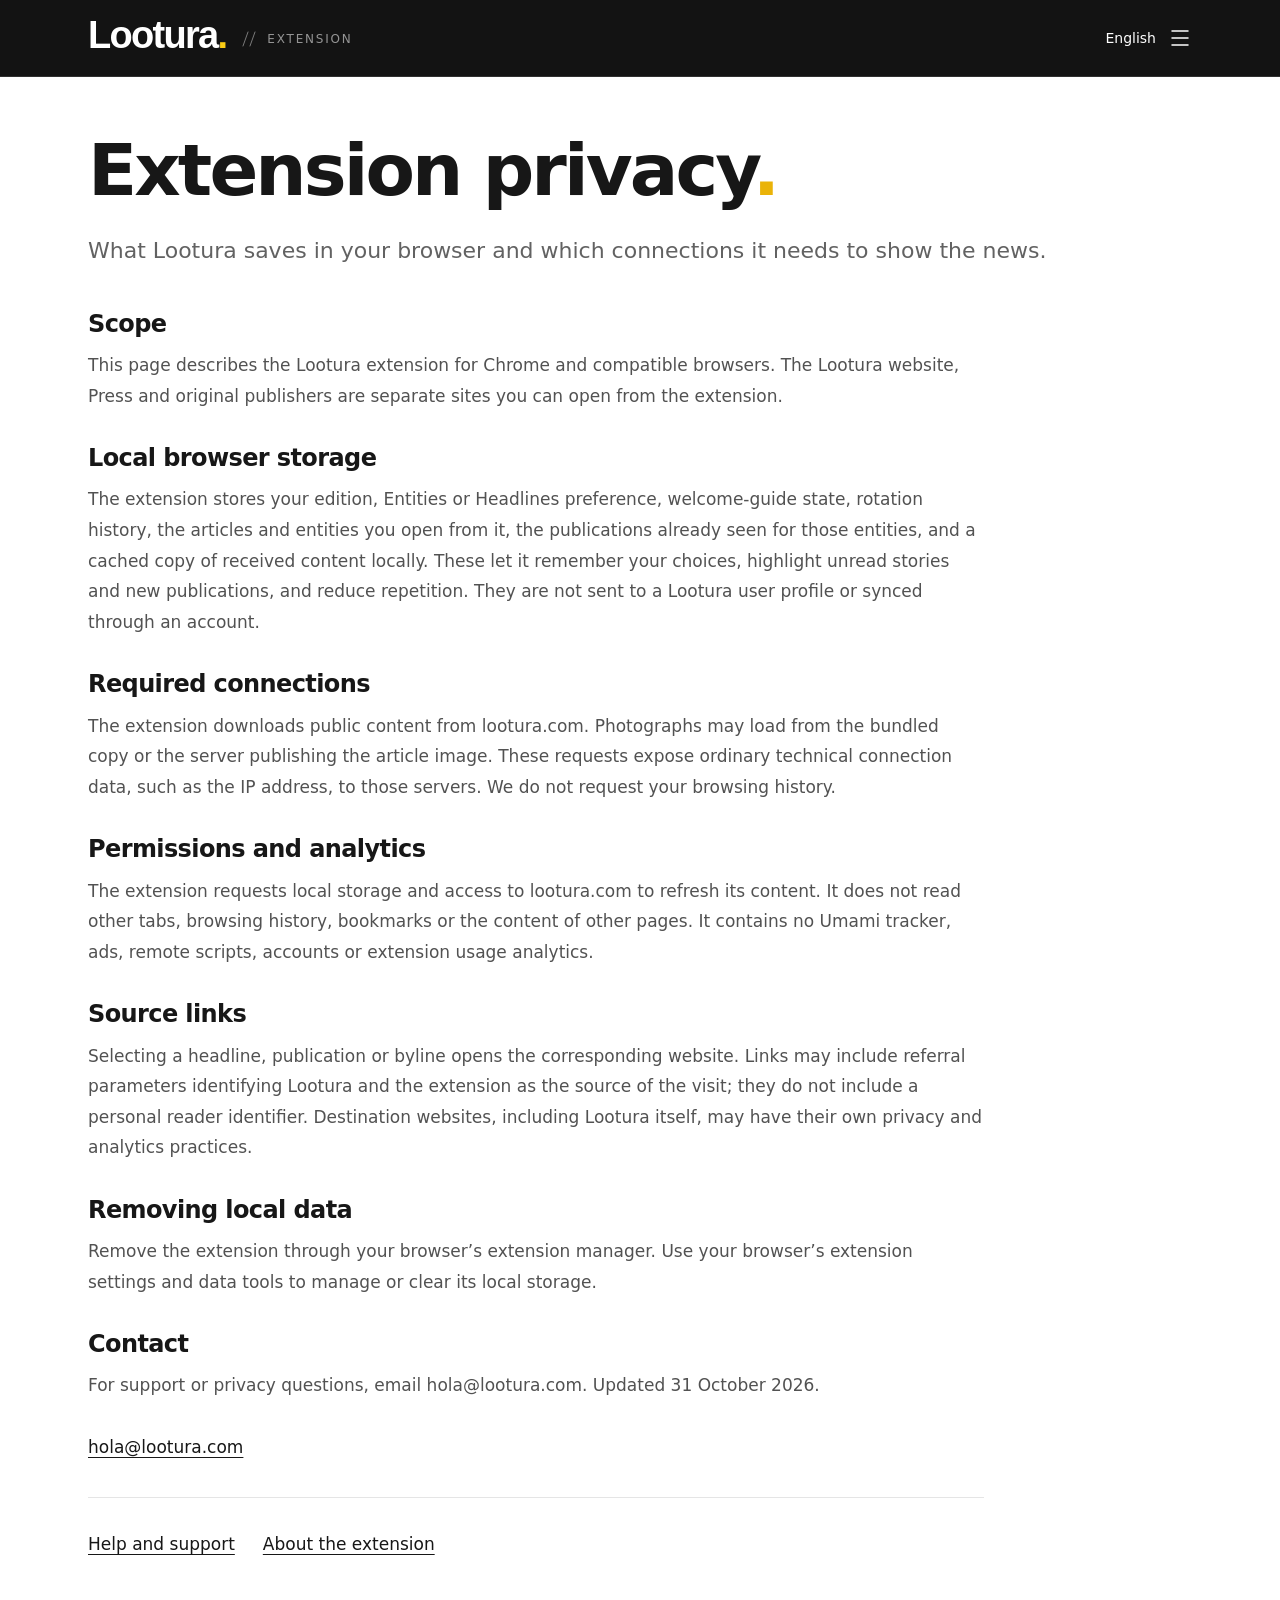
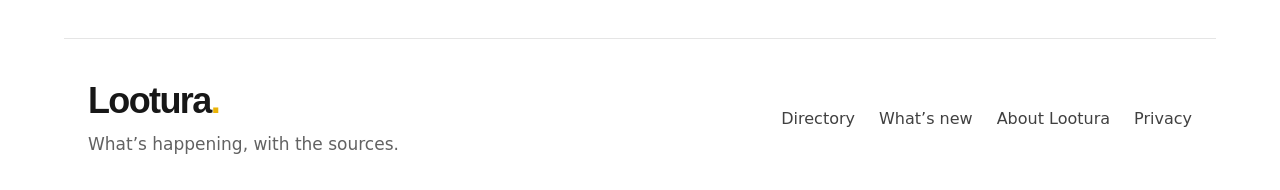
<file: en/privacy/index.html>
<!DOCTYPE html><html lang="en"> <head><meta charset="utf-8"><link rel="icon" href="/favicon.ico?v=4" sizes="any"><link rel="icon" type="image/png" sizes="48x48" href="/favicon-48.png?v=4"><link rel="icon" type="image/svg+xml" sizes="any" href="/favicon.svg?v=4"><link rel="apple-touch-icon" sizes="180x180" href="/apple-touch-icon.png"><meta name="viewport" content="width=device-width, initial-scale=1, viewport-fit=cover"><meta name="theme-color" content="#0a0a0a"><title>Extension privacy | Lootura</title><meta name="description" content="What Lootura saves in your browser and which connections it needs to show the news."><meta name="robots" content="index,follow,max-image-preview:large"><link rel="canonical" href="https://extension.lootura.com/en/privacy/"><link rel="alternate" hreflang="es" href="https://extension.lootura.com/es/privacy/"><link rel="alternate" hreflang="en" href="https://extension.lootura.com/en/privacy/"><link rel="alternate" hreflang="x-default" href="https://extension.lootura.com/en/privacy/"><meta property="og:site_name" content="Lootura Extension"><meta property="og:type" content="website"><meta property="og:title" content="Extension privacy | Lootura"><meta property="og:description" content="What Lootura saves in your browser and which connections it needs to show the news."><meta property="og:url" content="https://extension.lootura.com/en/privacy/"><meta property="og:image" content="https://extension.lootura.com/social-card.png"><meta property="og:locale" content="en_US"><meta property="og:image:width" content="1200"><meta property="og:image:height" content="630"><meta property="og:image:alt" content="Lootura"><meta name="twitter:card" content="summary_large_image"><meta name="twitter:title" content="Extension privacy | Lootura"><meta name="twitter:description" content="What Lootura saves in your browser and which connections it needs to show the news."><meta name="twitter:image" content="https://extension.lootura.com/social-card.png"><meta name="twitter:image:alt" content="Lootura"><script type="application/ld+json">{"@context":"https://schema.org","@graph":[{"@type":"WebSite","@id":"https://extension.lootura.com/#website","url":"https://extension.lootura.com/","name":"Lootura Extension","inLanguage":["es","en"]},{"@type":"WebPage","@id":"https://extension.lootura.com/en/privacy/#webpage","url":"https://extension.lootura.com/en/privacy/","name":"Extension privacy | Lootura","description":"What Lootura saves in your browser and which connections it needs to show the news.","inLanguage":"en","isPartOf":{"@id":"https://extension.lootura.com/#website"}}]}</script><link rel="sitemap" type="application/xml" href="/sitemap.xml"><script>(function(){const locale = "en";
const section = "privacy";
const base = "/";

 const requestedLanguage=new URLSearchParams(location.search).get('lang');
 let savedLanguage;
 try{
  if(['es','en'].includes(requestedLanguage))localStorage.setItem('lootura.extension.language',requestedLanguage);
  savedLanguage=localStorage.getItem('lootura.extension.language');
 }catch{}
 const browserLanguage=(navigator.languages?.length?navigator.languages:[navigator.language]).some(language=>/^es(-|$)/i.test(language));
 const preferredLanguage=['es','en'].includes(requestedLanguage)?requestedLanguage:['es','en'].includes(savedLanguage)?savedLanguage:browserLanguage?'es':'en';
 if(preferredLanguage!==locale||location.pathname===base){
  const destination=new URL(`${base}${preferredLanguage}/${section==='home'?'':section+'/'}`,location.href);
  destination.search=location.search;destination.hash=location.hash;
  location.replace(destination.href);
 }
})();</script><style>.collection[data-astro-cid-n53wfoke]{max-width:1152px;padding:calc(var(--lootura-header-height,80px) + 56px) 24px 24px;margin:auto}.collection[data-astro-cid-n53wfoke]>header[data-astro-cid-n53wfoke]{margin-bottom:40px}.collection[data-astro-cid-n53wfoke] h1[data-astro-cid-n53wfoke]{letter-spacing:-.04em;font-size:clamp(40px,6vw,72px);font-weight:600;line-height:1.05}.collection[data-astro-cid-n53wfoke] h1[data-astro-cid-n53wfoke]>span[data-astro-cid-n53wfoke]{color:#eab308}.collection[data-astro-cid-n53wfoke]>header[data-astro-cid-n53wfoke] p[data-astro-cid-n53wfoke]{color:#626262;margin-top:24px;font-size:clamp(18px,2vw,22px);line-height:1.65}@media (width<=639px){.collection[data-astro-cid-n53wfoke]{padding-left:20px;padding-right:20px;padding-top:calc(var(--lootura-header-height,80px) + 32px)}}.help-content[data-astro-cid-jvt6ft6v]{color:#525252;max-width:896px;font-size:17px;line-height:1.8}.help-content[data-astro-cid-jvt6ft6v] section[data-astro-cid-jvt6ft6v]+section[data-astro-cid-jvt6ft6v]{margin-top:32px}.help-content[data-astro-cid-jvt6ft6v] h2[data-astro-cid-jvt6ft6v]{color:#171717;letter-spacing:-.025em;margin:0 0 10px;font-size:24px;font-weight:600;line-height:1.3}.help-content[data-astro-cid-jvt6ft6v] p[data-astro-cid-jvt6ft6v]{margin:0}.help-content[data-astro-cid-jvt6ft6v] a[data-astro-cid-jvt6ft6v]{text-underline-offset:4px;color:#171717;text-decoration:underline}.contact[data-astro-cid-jvt6ft6v]{align-items:center;min-height:44px;margin-top:24px;display:inline-flex}.help-content[data-astro-cid-jvt6ft6v] nav[data-astro-cid-jvt6ft6v]{border-top:1px solid #e5e5e5;flex-wrap:wrap;gap:12px 28px;margin-top:28px;padding-top:24px;display:flex}.help-content[data-astro-cid-jvt6ft6v] nav[data-astro-cid-jvt6ft6v] a[data-astro-cid-jvt6ft6v]{align-items:center;min-height:44px;display:inline-flex}
</style><link rel="stylesheet" href="/_astro/Footer.M6bx3MoQ.css"></head> <body> <header class="masthead solid" data-documentation-header data-astro-cid-nen7h5rs> <div class="header-inner" data-astro-cid-nen7h5rs> <a class="brand" href="/en/" aria-label="Lootura Extension" data-astro-cid-nen7h5rs><span class="brand-name" data-astro-cid-nen7h5rs>Lootura<span class="brand-dot" aria-hidden="true" data-astro-cid-nen7h5rs>.</span></span><span class="brand-section" data-astro-cid-nen7h5rs><svg class="brand-divider" width="16" height="18" viewBox="0 0 16 18" fill="none" stroke="currentColor" stroke-width="0.8" stroke-linecap="round" aria-hidden="true" data-astro-cid-nen7h5rs><path d="M2 16 7 2m2 14 5-14" data-astro-cid-nen7h5rs></path></svg><span data-astro-cid-nen7h5rs>EXTENSION</span></span></a> <button class="menu-trigger" aria-label="Open menu · English" aria-controls="documentation-menu" aria-expanded="false" aria-haspopup="dialog" data-menu-open data-astro-cid-nen7h5rs><span data-astro-cid-nen7h5rs>English</span><svg xmlns="http://www.w3.org/2000/svg" width="24" height="24" viewBox="0 0 24 24" fill="none" stroke="currentColor" stroke-width="1.5" stroke-linecap="round" stroke-linejoin="round" class="lucide lucide-menu" aria-hidden="true" data-astro-cid-nen7h5rs="true"> <path d="M4 5h16"></path><path d="M4 12h16"></path><path d="M4 19h16"></path>  </svg></button> <noscript><nav class="menu-fallback" data-astro-cid-nen7h5rs><a href="/es/privacy/?lang=es" lang="es" data-astro-cid-nen7h5rs>Español</a><a href="/en/privacy/?lang=en" lang="en" data-astro-cid-nen7h5rs>English</a><a href="/en/support/" data-astro-cid-nen7h5rs>Help</a><a href="/en/privacy/" data-astro-cid-nen7h5rs>Privacy</a></nav></noscript> </div> </header> <dialog id="documentation-menu" class="sidebar" aria-labelledby="menu-title" data-astro-cid-nen7h5rs> <div class="sidebar-heading" data-astro-cid-nen7h5rs><h2 id="menu-title" data-astro-cid-nen7h5rs>Explore</h2><button class="menu-close" aria-label="Close menu" data-menu-close data-astro-cid-nen7h5rs><svg xmlns="http://www.w3.org/2000/svg" width="24" height="24" viewBox="0 0 24 24" fill="none" stroke="currentColor" stroke-width="1.5" stroke-linecap="round" stroke-linejoin="round" class="lucide lucide-x" aria-hidden="true" data-astro-cid-nen7h5rs="true"> <path d="M18 6 6 18"></path><path d="m6 6 12 12"></path>  </svg></button></div> <section class="sidebar-language" aria-labelledby="language-title" data-astro-cid-nen7h5rs><h3 id="language-title" data-astro-cid-nen7h5rs>Language</h3><nav class="extension-language" aria-label="Page language" data-extension-language data-astro-cid-ejhwj6wf> <a href="/es/privacy/?lang=es" lang="es" hreflang="es" aria-label="Español" title="Español" data-astro-cid-ejhwj6wf><span class="language-dot" aria-hidden="true" data-astro-cid-ejhwj6wf></span><span data-astro-cid-ejhwj6wf>Español</span></a><a href="/en/privacy/?lang=en" lang="en" hreflang="en" aria-label="English" title="English" aria-current="page" data-astro-cid-ejhwj6wf><span class="language-dot" aria-hidden="true" data-astro-cid-ejhwj6wf></span><span data-astro-cid-ejhwj6wf>English</span></a> </nav><script type="module">for(let e of document.querySelectorAll(`[data-extension-language]`)){let t=()=>{for(let t of e.querySelectorAll(`a`))t.hash=location.hash};t(),window.addEventListener(`hashchange`,t);for(let t of e.querySelectorAll(`a`))t.addEventListener(`click`,()=>{try{localStorage.setItem(`lootura.extension.language`,t.lang)}catch{}})}</script></section> <nav class="sidebar-links" aria-label="Information" data-astro-cid-nen7h5rs> <a href="/en/support/" data-astro-cid-nen7h5rs><svg xmlns="http://www.w3.org/2000/svg" width="22" height="22" viewBox="0 0 24 24" fill="none" stroke="currentColor" stroke-width="1.5" stroke-linecap="round" stroke-linejoin="round" class="lucide lucide-circle-question-mark lucide-help-circle lucide-circle-help" aria-hidden="true" data-astro-cid-nen7h5rs="true"> <circle cx="12" cy="12" r="10"></circle><path d="M9.09 9a3 3 0 0 1 5.83 1c0 2-3 3-3 3"></path><path d="M12 17h.01"></path>  </svg>Help</a> <a href="/en/privacy/" aria-current="page" data-astro-cid-nen7h5rs><svg xmlns="http://www.w3.org/2000/svg" width="22" height="22" viewBox="0 0 24 24" fill="none" stroke="currentColor" stroke-width="1.5" stroke-linecap="round" stroke-linejoin="round" class="lucide lucide-shield-check" aria-hidden="true" data-astro-cid-nen7h5rs="true"> <path d="M20 13c0 5-3.5 7.5-7.66 8.95a1 1 0 0 1-.67-.01C7.5 20.5 4 18 4 13V6a1 1 0 0 1 1-1c2 0 4.5-1.2 6.24-2.72a1.17 1.17 0 0 1 1.52 0C14.51 3.81 17 5 19 5a1 1 0 0 1 1 1z"></path><path d="m9 12 2 2 4-4"></path>  </svg>Privacy</a> </nav> </dialog><script type="module">var e=document.querySelector(`#documentation-menu`),t=document.querySelector(`[data-menu-open]`);e&&t&&(t.addEventListener(`click`,()=>{e.showModal(),t.setAttribute(`aria-expanded`,`true`)}),e.querySelector(`[data-menu-close]`)?.addEventListener(`click`,()=>e.close()),e.addEventListener(`click`,t=>{if(t.target===e){let n=e.getBoundingClientRect();(t.clientX<n.left||t.clientX>n.right||t.clientY<n.top||t.clientY>n.bottom)&&e.close()}}),e.addEventListener(`close`,()=>{t.setAttribute(`aria-expanded`,`false`),t.focus({preventScroll:!0})}));var n=document.querySelector(`[data-documentation-header]`);if(n){let e=()=>document.documentElement.style.setProperty(`--lootura-header-height`,`${Math.ceil(n.getBoundingClientRect().height)}px`);e(),new ResizeObserver(e).observe(n);let t=()=>n.classList.toggle(`is-scrolled`,scrollY>16);t(),window.addEventListener(`scroll`,t,{passive:!0})}</script> <main class="collection" data-astro-cid-n53wfoke> <header data-astro-cid-n53wfoke><h1 data-astro-cid-n53wfoke>Extension privacy<span data-astro-cid-n53wfoke>.</span></h1><p data-astro-cid-n53wfoke>What Lootura saves in your browser and which connections it needs to show the news.</p></header>  <div class="help-content" data-astro-cid-jvt6ft6v> <section data-astro-cid-jvt6ft6v><h2 data-astro-cid-jvt6ft6v>Scope</h2><p data-astro-cid-jvt6ft6v>This page describes the Lootura extension for Chrome and compatible browsers. The Lootura website, Press and original publishers are separate sites you can open from the extension.</p></section><section data-astro-cid-jvt6ft6v><h2 data-astro-cid-jvt6ft6v>Local browser storage</h2><p data-astro-cid-jvt6ft6v>The extension stores your edition, Entities or Headlines preference, welcome-guide state, rotation history, the articles and entities you open from it, the publications already seen for those entities, and a cached copy of received content locally. These let it remember your choices, highlight unread stories and new publications, and reduce repetition. They are not sent to a Lootura user profile or synced through an account.</p></section><section data-astro-cid-jvt6ft6v><h2 data-astro-cid-jvt6ft6v>Required connections</h2><p data-astro-cid-jvt6ft6v>The extension downloads public content from lootura.com. Photographs may load from the bundled copy or the server publishing the article image. These requests expose ordinary technical connection data, such as the IP address, to those servers. We do not request your browsing history.</p></section><section data-astro-cid-jvt6ft6v><h2 data-astro-cid-jvt6ft6v>Permissions and analytics</h2><p data-astro-cid-jvt6ft6v>The extension requests local storage and access to lootura.com to refresh its content. It does not read other tabs, browsing history, bookmarks or the content of other pages. It contains no Umami tracker, ads, remote scripts, accounts or extension usage analytics.</p></section><section data-astro-cid-jvt6ft6v><h2 data-astro-cid-jvt6ft6v>Source links</h2><p data-astro-cid-jvt6ft6v>Selecting a headline, publication or byline opens the corresponding website. Links may include referral parameters identifying Lootura and the extension as the source of the visit; they do not include a personal reader identifier. Destination websites, including Lootura itself, may have their own privacy and analytics practices.</p></section><section data-astro-cid-jvt6ft6v><h2 data-astro-cid-jvt6ft6v>Removing local data</h2><p data-astro-cid-jvt6ft6v>Remove the extension through your browser’s extension manager. Use your browser’s extension settings and data tools to manage or clear its local storage.</p></section><section data-astro-cid-jvt6ft6v><h2 data-astro-cid-jvt6ft6v>Contact</h2><p data-astro-cid-jvt6ft6v>For support or privacy questions, email hola@lootura.com. Updated 31 October 2026.</p></section> <a class="contact" href="mailto:hola@lootura.com" data-astro-cid-jvt6ft6v>hola@lootura.com</a> <nav aria-label="More information" data-astro-cid-jvt6ft6v><a href="/en/support/" data-astro-cid-jvt6ft6v>Help and support</a><a href="/en/" data-astro-cid-jvt6ft6v>About the extension</a></nav> </div>  </main> <footer class="site-footer" data-astro-cid-jo6i4kqk> <div class="footer-identity" data-astro-cid-jo6i4kqk><a class="footer-brand" href="https://lootura.com/us/" aria-label="Lootura" data-astro-cid-jo6i4kqk>Lootura<span aria-hidden="true" data-astro-cid-jo6i4kqk>.</span></a><p data-astro-cid-jo6i4kqk>What’s happening, with the sources.</p></div> <nav aria-label="Footer navigation" data-astro-cid-jo6i4kqk><a href="https://lootura.com/us/entities/" data-astro-cid-jo6i4kqk>Directory</a><a href="https://lootura.com/us/updates/" data-astro-cid-jo6i4kqk>What’s new</a><a href="https://lootura.com/us/about/" data-astro-cid-jo6i4kqk>About Lootura</a><a href="/en/privacy/" data-astro-cid-jo6i4kqk>Privacy</a></nav> </footer> </body> </html>
</file>
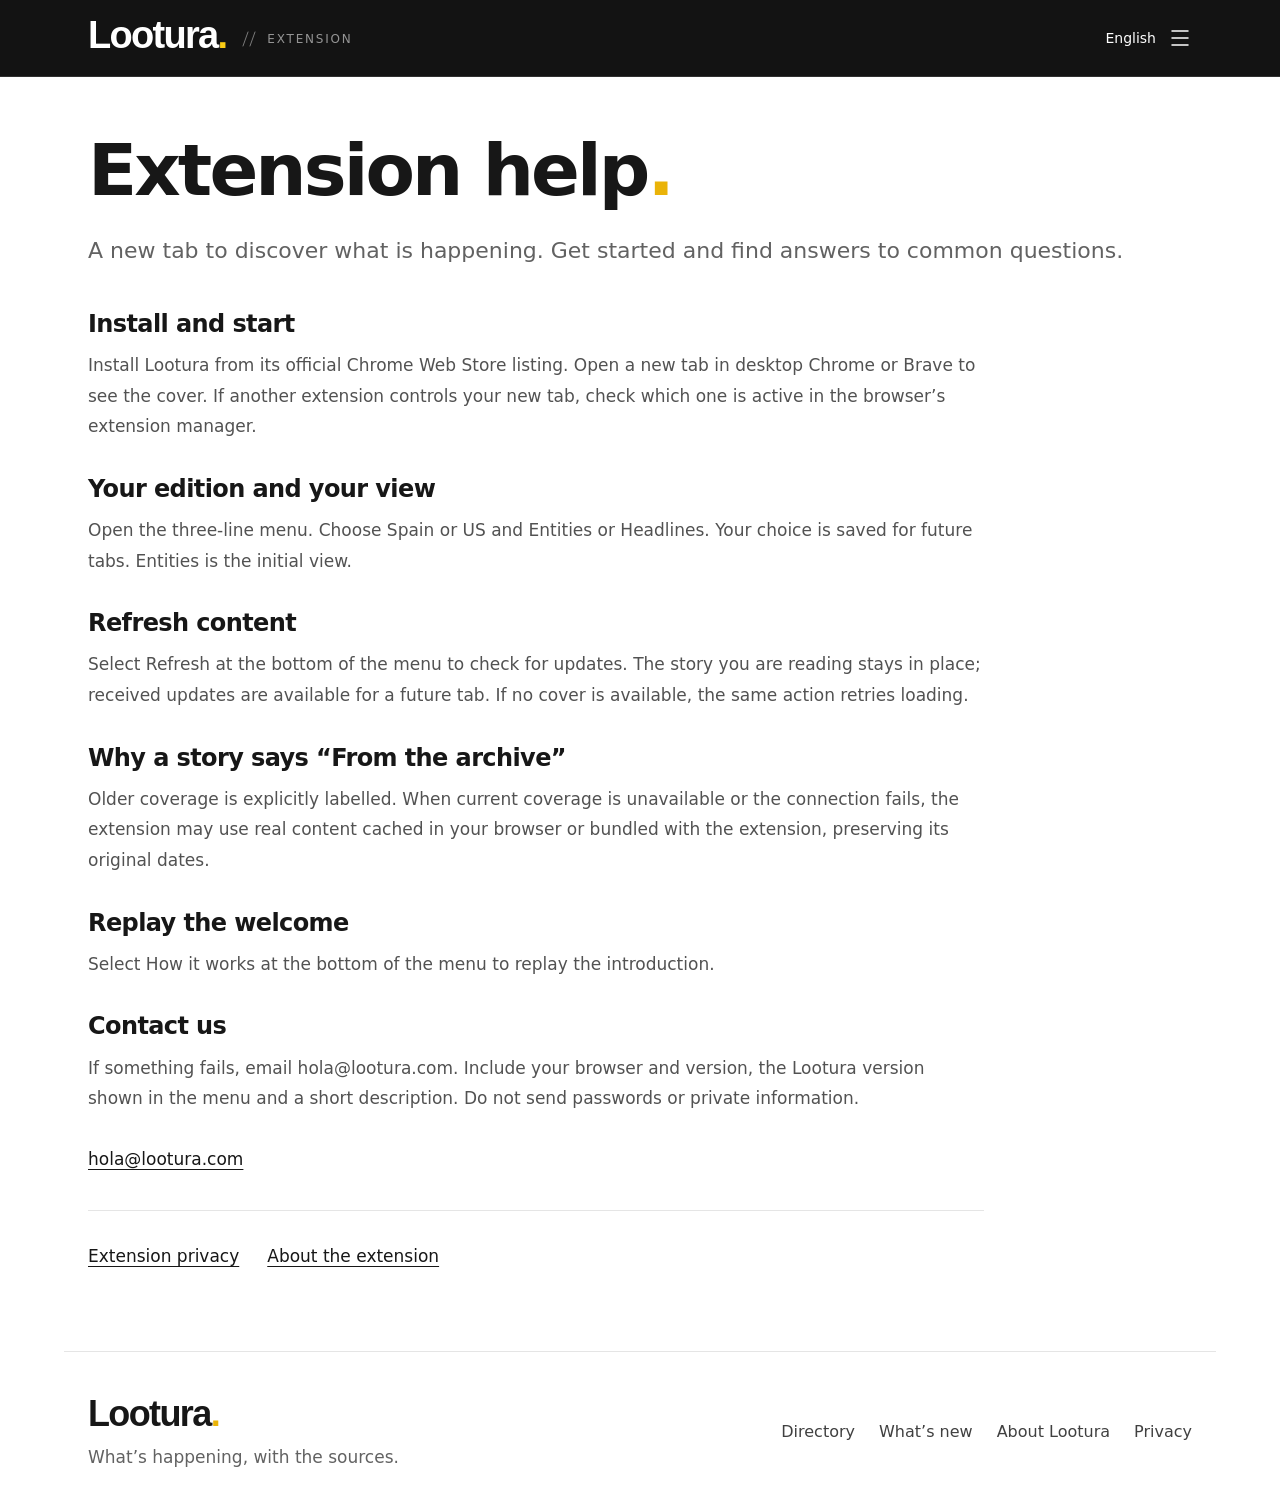
<file: en/support/index.html>
<!DOCTYPE html><html lang="en"> <head><meta charset="utf-8"><link rel="icon" href="/favicon.ico?v=4" sizes="any"><link rel="icon" type="image/png" sizes="48x48" href="/favicon-48.png?v=4"><link rel="icon" type="image/svg+xml" sizes="any" href="/favicon.svg?v=4"><link rel="apple-touch-icon" sizes="180x180" href="/apple-touch-icon.png"><meta name="viewport" content="width=device-width, initial-scale=1, viewport-fit=cover"><meta name="theme-color" content="#0a0a0a"><title>Extension help | Lootura</title><meta name="description" content="A new tab to discover what is happening. Get started and find answers to common questions."><meta name="robots" content="index,follow,max-image-preview:large"><link rel="canonical" href="https://extension.lootura.com/en/support/"><link rel="alternate" hreflang="es" href="https://extension.lootura.com/es/support/"><link rel="alternate" hreflang="en" href="https://extension.lootura.com/en/support/"><link rel="alternate" hreflang="x-default" href="https://extension.lootura.com/en/support/"><meta property="og:site_name" content="Lootura Extension"><meta property="og:type" content="website"><meta property="og:title" content="Extension help | Lootura"><meta property="og:description" content="A new tab to discover what is happening. Get started and find answers to common questions."><meta property="og:url" content="https://extension.lootura.com/en/support/"><meta property="og:image" content="https://extension.lootura.com/social-card.png"><meta property="og:locale" content="en_US"><meta property="og:image:width" content="1200"><meta property="og:image:height" content="630"><meta property="og:image:alt" content="Lootura"><meta name="twitter:card" content="summary_large_image"><meta name="twitter:title" content="Extension help | Lootura"><meta name="twitter:description" content="A new tab to discover what is happening. Get started and find answers to common questions."><meta name="twitter:image" content="https://extension.lootura.com/social-card.png"><meta name="twitter:image:alt" content="Lootura"><script type="application/ld+json">{"@context":"https://schema.org","@graph":[{"@type":"WebSite","@id":"https://extension.lootura.com/#website","url":"https://extension.lootura.com/","name":"Lootura Extension","inLanguage":["es","en"]},{"@type":"WebPage","@id":"https://extension.lootura.com/en/support/#webpage","url":"https://extension.lootura.com/en/support/","name":"Extension help | Lootura","description":"A new tab to discover what is happening. Get started and find answers to common questions.","inLanguage":"en","isPartOf":{"@id":"https://extension.lootura.com/#website"}}]}</script><link rel="sitemap" type="application/xml" href="/sitemap.xml"><script>(function(){const locale = "en";
const section = "support";
const base = "/";

 const requestedLanguage=new URLSearchParams(location.search).get('lang');
 let savedLanguage;
 try{
  if(['es','en'].includes(requestedLanguage))localStorage.setItem('lootura.extension.language',requestedLanguage);
  savedLanguage=localStorage.getItem('lootura.extension.language');
 }catch{}
 const browserLanguage=(navigator.languages?.length?navigator.languages:[navigator.language]).some(language=>/^es(-|$)/i.test(language));
 const preferredLanguage=['es','en'].includes(requestedLanguage)?requestedLanguage:['es','en'].includes(savedLanguage)?savedLanguage:browserLanguage?'es':'en';
 if(preferredLanguage!==locale||location.pathname===base){
  const destination=new URL(`${base}${preferredLanguage}/${section==='home'?'':section+'/'}`,location.href);
  destination.search=location.search;destination.hash=location.hash;
  location.replace(destination.href);
 }
})();</script><style>.collection[data-astro-cid-n53wfoke]{max-width:1152px;padding:calc(var(--lootura-header-height,80px) + 56px) 24px 24px;margin:auto}.collection[data-astro-cid-n53wfoke]>header[data-astro-cid-n53wfoke]{margin-bottom:40px}.collection[data-astro-cid-n53wfoke] h1[data-astro-cid-n53wfoke]{letter-spacing:-.04em;font-size:clamp(40px,6vw,72px);font-weight:600;line-height:1.05}.collection[data-astro-cid-n53wfoke] h1[data-astro-cid-n53wfoke]>span[data-astro-cid-n53wfoke]{color:#eab308}.collection[data-astro-cid-n53wfoke]>header[data-astro-cid-n53wfoke] p[data-astro-cid-n53wfoke]{color:#626262;margin-top:24px;font-size:clamp(18px,2vw,22px);line-height:1.65}@media (width<=639px){.collection[data-astro-cid-n53wfoke]{padding-left:20px;padding-right:20px;padding-top:calc(var(--lootura-header-height,80px) + 32px)}}.help-content[data-astro-cid-jvt6ft6v]{color:#525252;max-width:896px;font-size:17px;line-height:1.8}.help-content[data-astro-cid-jvt6ft6v] section[data-astro-cid-jvt6ft6v]+section[data-astro-cid-jvt6ft6v]{margin-top:32px}.help-content[data-astro-cid-jvt6ft6v] h2[data-astro-cid-jvt6ft6v]{color:#171717;letter-spacing:-.025em;margin:0 0 10px;font-size:24px;font-weight:600;line-height:1.3}.help-content[data-astro-cid-jvt6ft6v] p[data-astro-cid-jvt6ft6v]{margin:0}.help-content[data-astro-cid-jvt6ft6v] a[data-astro-cid-jvt6ft6v]{text-underline-offset:4px;color:#171717;text-decoration:underline}.contact[data-astro-cid-jvt6ft6v]{align-items:center;min-height:44px;margin-top:24px;display:inline-flex}.help-content[data-astro-cid-jvt6ft6v] nav[data-astro-cid-jvt6ft6v]{border-top:1px solid #e5e5e5;flex-wrap:wrap;gap:12px 28px;margin-top:28px;padding-top:24px;display:flex}.help-content[data-astro-cid-jvt6ft6v] nav[data-astro-cid-jvt6ft6v] a[data-astro-cid-jvt6ft6v]{align-items:center;min-height:44px;display:inline-flex}
</style><link rel="stylesheet" href="/_astro/Footer.M6bx3MoQ.css"></head> <body> <header class="masthead solid" data-documentation-header data-astro-cid-nen7h5rs> <div class="header-inner" data-astro-cid-nen7h5rs> <a class="brand" href="/en/" aria-label="Lootura Extension" data-astro-cid-nen7h5rs><span class="brand-name" data-astro-cid-nen7h5rs>Lootura<span class="brand-dot" aria-hidden="true" data-astro-cid-nen7h5rs>.</span></span><span class="brand-section" data-astro-cid-nen7h5rs><svg class="brand-divider" width="16" height="18" viewBox="0 0 16 18" fill="none" stroke="currentColor" stroke-width="0.8" stroke-linecap="round" aria-hidden="true" data-astro-cid-nen7h5rs><path d="M2 16 7 2m2 14 5-14" data-astro-cid-nen7h5rs></path></svg><span data-astro-cid-nen7h5rs>EXTENSION</span></span></a> <button class="menu-trigger" aria-label="Open menu · English" aria-controls="documentation-menu" aria-expanded="false" aria-haspopup="dialog" data-menu-open data-astro-cid-nen7h5rs><span data-astro-cid-nen7h5rs>English</span><svg xmlns="http://www.w3.org/2000/svg" width="24" height="24" viewBox="0 0 24 24" fill="none" stroke="currentColor" stroke-width="1.5" stroke-linecap="round" stroke-linejoin="round" class="lucide lucide-menu" aria-hidden="true" data-astro-cid-nen7h5rs="true"> <path d="M4 5h16"></path><path d="M4 12h16"></path><path d="M4 19h16"></path>  </svg></button> <noscript><nav class="menu-fallback" data-astro-cid-nen7h5rs><a href="/es/support/?lang=es" lang="es" data-astro-cid-nen7h5rs>Español</a><a href="/en/support/?lang=en" lang="en" data-astro-cid-nen7h5rs>English</a><a href="/en/support/" data-astro-cid-nen7h5rs>Help</a><a href="/en/privacy/" data-astro-cid-nen7h5rs>Privacy</a></nav></noscript> </div> </header> <dialog id="documentation-menu" class="sidebar" aria-labelledby="menu-title" data-astro-cid-nen7h5rs> <div class="sidebar-heading" data-astro-cid-nen7h5rs><h2 id="menu-title" data-astro-cid-nen7h5rs>Explore</h2><button class="menu-close" aria-label="Close menu" data-menu-close data-astro-cid-nen7h5rs><svg xmlns="http://www.w3.org/2000/svg" width="24" height="24" viewBox="0 0 24 24" fill="none" stroke="currentColor" stroke-width="1.5" stroke-linecap="round" stroke-linejoin="round" class="lucide lucide-x" aria-hidden="true" data-astro-cid-nen7h5rs="true"> <path d="M18 6 6 18"></path><path d="m6 6 12 12"></path>  </svg></button></div> <section class="sidebar-language" aria-labelledby="language-title" data-astro-cid-nen7h5rs><h3 id="language-title" data-astro-cid-nen7h5rs>Language</h3><nav class="extension-language" aria-label="Page language" data-extension-language data-astro-cid-ejhwj6wf> <a href="/es/support/?lang=es" lang="es" hreflang="es" aria-label="Español" title="Español" data-astro-cid-ejhwj6wf><span class="language-dot" aria-hidden="true" data-astro-cid-ejhwj6wf></span><span data-astro-cid-ejhwj6wf>Español</span></a><a href="/en/support/?lang=en" lang="en" hreflang="en" aria-label="English" title="English" aria-current="page" data-astro-cid-ejhwj6wf><span class="language-dot" aria-hidden="true" data-astro-cid-ejhwj6wf></span><span data-astro-cid-ejhwj6wf>English</span></a> </nav><script type="module">for(let e of document.querySelectorAll(`[data-extension-language]`)){let t=()=>{for(let t of e.querySelectorAll(`a`))t.hash=location.hash};t(),window.addEventListener(`hashchange`,t);for(let t of e.querySelectorAll(`a`))t.addEventListener(`click`,()=>{try{localStorage.setItem(`lootura.extension.language`,t.lang)}catch{}})}</script></section> <nav class="sidebar-links" aria-label="Information" data-astro-cid-nen7h5rs> <a href="/en/support/" aria-current="page" data-astro-cid-nen7h5rs><svg xmlns="http://www.w3.org/2000/svg" width="22" height="22" viewBox="0 0 24 24" fill="none" stroke="currentColor" stroke-width="1.5" stroke-linecap="round" stroke-linejoin="round" class="lucide lucide-circle-question-mark lucide-help-circle lucide-circle-help" aria-hidden="true" data-astro-cid-nen7h5rs="true"> <circle cx="12" cy="12" r="10"></circle><path d="M9.09 9a3 3 0 0 1 5.83 1c0 2-3 3-3 3"></path><path d="M12 17h.01"></path>  </svg>Help</a> <a href="/en/privacy/" data-astro-cid-nen7h5rs><svg xmlns="http://www.w3.org/2000/svg" width="22" height="22" viewBox="0 0 24 24" fill="none" stroke="currentColor" stroke-width="1.5" stroke-linecap="round" stroke-linejoin="round" class="lucide lucide-shield-check" aria-hidden="true" data-astro-cid-nen7h5rs="true"> <path d="M20 13c0 5-3.5 7.5-7.66 8.95a1 1 0 0 1-.67-.01C7.5 20.5 4 18 4 13V6a1 1 0 0 1 1-1c2 0 4.5-1.2 6.24-2.72a1.17 1.17 0 0 1 1.52 0C14.51 3.81 17 5 19 5a1 1 0 0 1 1 1z"></path><path d="m9 12 2 2 4-4"></path>  </svg>Privacy</a> </nav> </dialog><script type="module">var e=document.querySelector(`#documentation-menu`),t=document.querySelector(`[data-menu-open]`);e&&t&&(t.addEventListener(`click`,()=>{e.showModal(),t.setAttribute(`aria-expanded`,`true`)}),e.querySelector(`[data-menu-close]`)?.addEventListener(`click`,()=>e.close()),e.addEventListener(`click`,t=>{if(t.target===e){let n=e.getBoundingClientRect();(t.clientX<n.left||t.clientX>n.right||t.clientY<n.top||t.clientY>n.bottom)&&e.close()}}),e.addEventListener(`close`,()=>{t.setAttribute(`aria-expanded`,`false`),t.focus({preventScroll:!0})}));var n=document.querySelector(`[data-documentation-header]`);if(n){let e=()=>document.documentElement.style.setProperty(`--lootura-header-height`,`${Math.ceil(n.getBoundingClientRect().height)}px`);e(),new ResizeObserver(e).observe(n);let t=()=>n.classList.toggle(`is-scrolled`,scrollY>16);t(),window.addEventListener(`scroll`,t,{passive:!0})}</script> <main class="collection" data-astro-cid-n53wfoke> <header data-astro-cid-n53wfoke><h1 data-astro-cid-n53wfoke>Extension help<span data-astro-cid-n53wfoke>.</span></h1><p data-astro-cid-n53wfoke>A new tab to discover what is happening. Get started and find answers to common questions.</p></header>  <div class="help-content" data-astro-cid-jvt6ft6v> <section data-astro-cid-jvt6ft6v><h2 data-astro-cid-jvt6ft6v>Install and start</h2><p data-astro-cid-jvt6ft6v>Install Lootura from its official Chrome Web Store listing. Open a new tab in desktop Chrome or Brave to see the cover. If another extension controls your new tab, check which one is active in the browser’s extension manager.</p></section><section data-astro-cid-jvt6ft6v><h2 data-astro-cid-jvt6ft6v>Your edition and your view</h2><p data-astro-cid-jvt6ft6v>Open the three-line menu. Choose Spain or US and Entities or Headlines. Your choice is saved for future tabs. Entities is the initial view.</p></section><section data-astro-cid-jvt6ft6v><h2 data-astro-cid-jvt6ft6v>Refresh content</h2><p data-astro-cid-jvt6ft6v>Select Refresh at the bottom of the menu to check for updates. The story you are reading stays in place; received updates are available for a future tab. If no cover is available, the same action retries loading.</p></section><section data-astro-cid-jvt6ft6v><h2 data-astro-cid-jvt6ft6v>Why a story says “From the archive”</h2><p data-astro-cid-jvt6ft6v>Older coverage is explicitly labelled. When current coverage is unavailable or the connection fails, the extension may use real content cached in your browser or bundled with the extension, preserving its original dates.</p></section><section data-astro-cid-jvt6ft6v><h2 data-astro-cid-jvt6ft6v>Replay the welcome</h2><p data-astro-cid-jvt6ft6v>Select How it works at the bottom of the menu to replay the introduction.</p></section><section data-astro-cid-jvt6ft6v><h2 data-astro-cid-jvt6ft6v>Contact us</h2><p data-astro-cid-jvt6ft6v>If something fails, email hola@lootura.com. Include your browser and version, the Lootura version shown in the menu and a short description. Do not send passwords or private information.</p></section> <a class="contact" href="mailto:hola@lootura.com" data-astro-cid-jvt6ft6v>hola@lootura.com</a> <nav aria-label="More information" data-astro-cid-jvt6ft6v><a href="/en/privacy/" data-astro-cid-jvt6ft6v>Extension privacy</a><a href="/en/" data-astro-cid-jvt6ft6v>About the extension</a></nav> </div>  </main> <footer class="site-footer" data-astro-cid-jo6i4kqk> <div class="footer-identity" data-astro-cid-jo6i4kqk><a class="footer-brand" href="https://lootura.com/us/" aria-label="Lootura" data-astro-cid-jo6i4kqk>Lootura<span aria-hidden="true" data-astro-cid-jo6i4kqk>.</span></a><p data-astro-cid-jo6i4kqk>What’s happening, with the sources.</p></div> <nav aria-label="Footer navigation" data-astro-cid-jo6i4kqk><a href="https://lootura.com/us/entities/" data-astro-cid-jo6i4kqk>Directory</a><a href="https://lootura.com/us/updates/" data-astro-cid-jo6i4kqk>What’s new</a><a href="https://lootura.com/us/about/" data-astro-cid-jo6i4kqk>About Lootura</a><a href="/en/privacy/" data-astro-cid-jo6i4kqk>Privacy</a></nav> </footer> </body> </html>
</file>
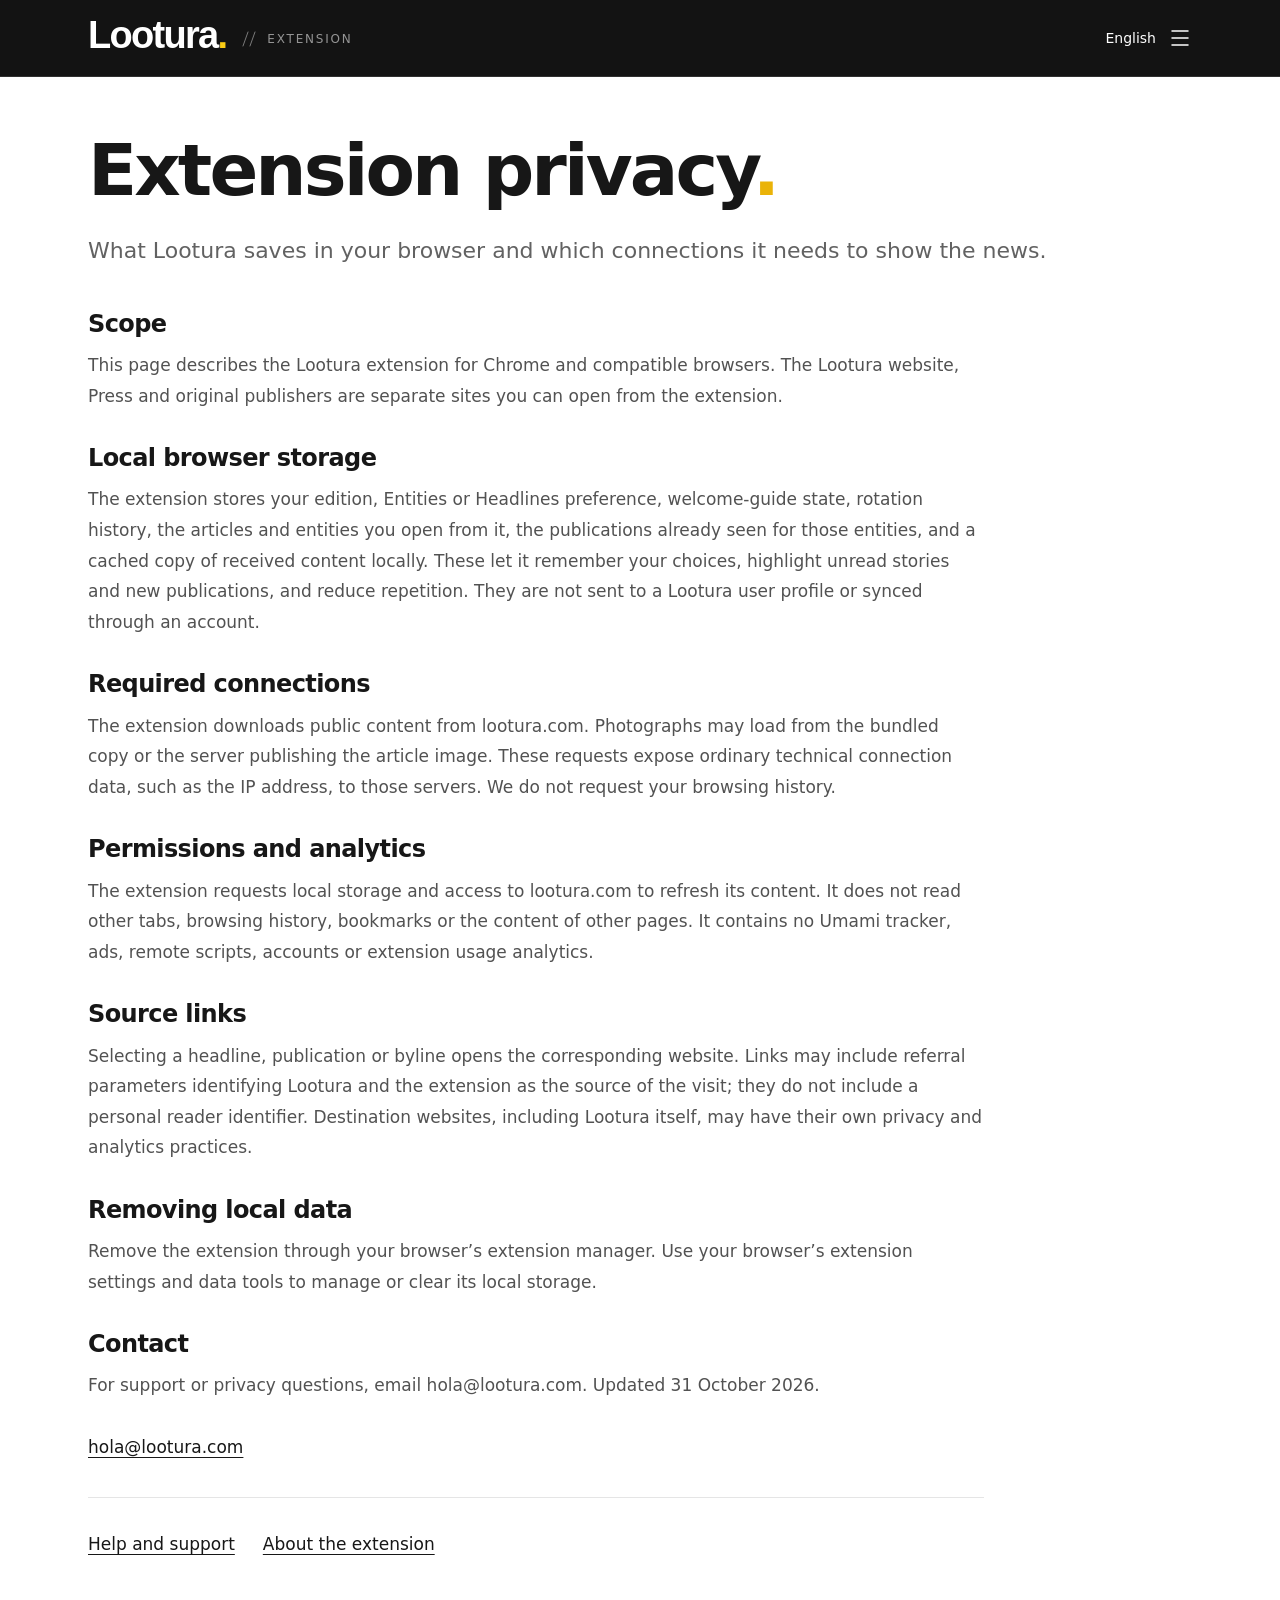
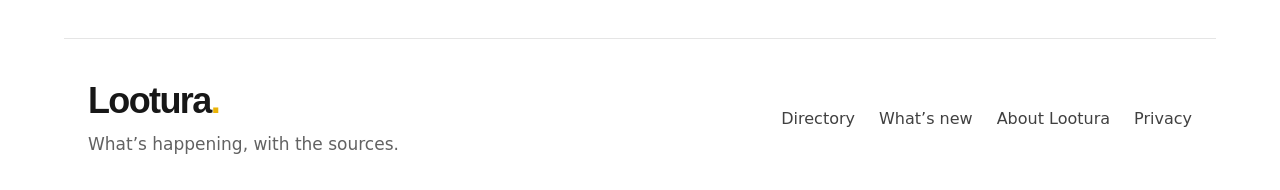
<file: es/privacy/index.html>
<!DOCTYPE html><html lang="es"> <head><meta charset="utf-8"><link rel="icon" href="/favicon.ico?v=4" sizes="any"><link rel="icon" type="image/png" sizes="48x48" href="/favicon-48.png?v=4"><link rel="icon" type="image/svg+xml" sizes="any" href="/favicon.svg?v=4"><link rel="apple-touch-icon" sizes="180x180" href="/apple-touch-icon.png"><meta name="viewport" content="width=device-width, initial-scale=1, viewport-fit=cover"><meta name="theme-color" content="#0a0a0a"><title>Privacidad de la extensión | Lootura</title><meta name="description" content="Qué guarda Lootura en tu navegador y qué conexiones necesita para mostrarte las noticias."><meta name="robots" content="index,follow,max-image-preview:large"><link rel="canonical" href="https://extension.lootura.com/es/privacy/"><link rel="alternate" hreflang="es" href="https://extension.lootura.com/es/privacy/"><link rel="alternate" hreflang="en" href="https://extension.lootura.com/en/privacy/"><link rel="alternate" hreflang="x-default" href="https://extension.lootura.com/en/privacy/"><meta property="og:site_name" content="Lootura Extension"><meta property="og:type" content="website"><meta property="og:title" content="Privacidad de la extensión | Lootura"><meta property="og:description" content="Qué guarda Lootura en tu navegador y qué conexiones necesita para mostrarte las noticias."><meta property="og:url" content="https://extension.lootura.com/es/privacy/"><meta property="og:image" content="https://extension.lootura.com/social-card.png"><meta property="og:locale" content="es_ES"><meta property="og:image:width" content="1200"><meta property="og:image:height" content="630"><meta property="og:image:alt" content="Lootura"><meta name="twitter:card" content="summary_large_image"><meta name="twitter:title" content="Privacidad de la extensión | Lootura"><meta name="twitter:description" content="Qué guarda Lootura en tu navegador y qué conexiones necesita para mostrarte las noticias."><meta name="twitter:image" content="https://extension.lootura.com/social-card.png"><meta name="twitter:image:alt" content="Lootura"><script type="application/ld+json">{"@context":"https://schema.org","@graph":[{"@type":"WebSite","@id":"https://extension.lootura.com/#website","url":"https://extension.lootura.com/","name":"Lootura Extension","inLanguage":["es","en"]},{"@type":"WebPage","@id":"https://extension.lootura.com/es/privacy/#webpage","url":"https://extension.lootura.com/es/privacy/","name":"Privacidad de la extensión | Lootura","description":"Qué guarda Lootura en tu navegador y qué conexiones necesita para mostrarte las noticias.","inLanguage":"es","isPartOf":{"@id":"https://extension.lootura.com/#website"}}]}</script><link rel="sitemap" type="application/xml" href="/sitemap.xml"><script>(function(){const locale = "es";
const section = "privacy";
const base = "/";

 const requestedLanguage=new URLSearchParams(location.search).get('lang');
 let savedLanguage;
 try{
  if(['es','en'].includes(requestedLanguage))localStorage.setItem('lootura.extension.language',requestedLanguage);
  savedLanguage=localStorage.getItem('lootura.extension.language');
 }catch{}
 const browserLanguage=(navigator.languages?.length?navigator.languages:[navigator.language]).some(language=>/^es(-|$)/i.test(language));
 const preferredLanguage=['es','en'].includes(requestedLanguage)?requestedLanguage:['es','en'].includes(savedLanguage)?savedLanguage:browserLanguage?'es':'en';
 if(preferredLanguage!==locale||location.pathname===base){
  const destination=new URL(`${base}${preferredLanguage}/${section==='home'?'':section+'/'}`,location.href);
  destination.search=location.search;destination.hash=location.hash;
  location.replace(destination.href);
 }
})();</script><style>.collection[data-astro-cid-n53wfoke]{max-width:1152px;padding:calc(var(--lootura-header-height,80px) + 56px) 24px 24px;margin:auto}.collection[data-astro-cid-n53wfoke]>header[data-astro-cid-n53wfoke]{margin-bottom:40px}.collection[data-astro-cid-n53wfoke] h1[data-astro-cid-n53wfoke]{letter-spacing:-.04em;font-size:clamp(40px,6vw,72px);font-weight:600;line-height:1.05}.collection[data-astro-cid-n53wfoke] h1[data-astro-cid-n53wfoke]>span[data-astro-cid-n53wfoke]{color:#eab308}.collection[data-astro-cid-n53wfoke]>header[data-astro-cid-n53wfoke] p[data-astro-cid-n53wfoke]{color:#626262;margin-top:24px;font-size:clamp(18px,2vw,22px);line-height:1.65}@media (width<=639px){.collection[data-astro-cid-n53wfoke]{padding-left:20px;padding-right:20px;padding-top:calc(var(--lootura-header-height,80px) + 32px)}}.help-content[data-astro-cid-jvt6ft6v]{color:#525252;max-width:896px;font-size:17px;line-height:1.8}.help-content[data-astro-cid-jvt6ft6v] section[data-astro-cid-jvt6ft6v]+section[data-astro-cid-jvt6ft6v]{margin-top:32px}.help-content[data-astro-cid-jvt6ft6v] h2[data-astro-cid-jvt6ft6v]{color:#171717;letter-spacing:-.025em;margin:0 0 10px;font-size:24px;font-weight:600;line-height:1.3}.help-content[data-astro-cid-jvt6ft6v] p[data-astro-cid-jvt6ft6v]{margin:0}.help-content[data-astro-cid-jvt6ft6v] a[data-astro-cid-jvt6ft6v]{text-underline-offset:4px;color:#171717;text-decoration:underline}.contact[data-astro-cid-jvt6ft6v]{align-items:center;min-height:44px;margin-top:24px;display:inline-flex}.help-content[data-astro-cid-jvt6ft6v] nav[data-astro-cid-jvt6ft6v]{border-top:1px solid #e5e5e5;flex-wrap:wrap;gap:12px 28px;margin-top:28px;padding-top:24px;display:flex}.help-content[data-astro-cid-jvt6ft6v] nav[data-astro-cid-jvt6ft6v] a[data-astro-cid-jvt6ft6v]{align-items:center;min-height:44px;display:inline-flex}
</style><link rel="stylesheet" href="/_astro/Footer.M6bx3MoQ.css"></head> <body> <header class="masthead solid" data-documentation-header data-astro-cid-nen7h5rs> <div class="header-inner" data-astro-cid-nen7h5rs> <a class="brand" href="/es/" aria-label="Lootura Extension" data-astro-cid-nen7h5rs><span class="brand-name" data-astro-cid-nen7h5rs>Lootura<span class="brand-dot" aria-hidden="true" data-astro-cid-nen7h5rs>.</span></span><span class="brand-section" data-astro-cid-nen7h5rs><svg class="brand-divider" width="16" height="18" viewBox="0 0 16 18" fill="none" stroke="currentColor" stroke-width="0.8" stroke-linecap="round" aria-hidden="true" data-astro-cid-nen7h5rs><path d="M2 16 7 2m2 14 5-14" data-astro-cid-nen7h5rs></path></svg><span data-astro-cid-nen7h5rs>EXTENSION</span></span></a> <button class="menu-trigger" aria-label="Abrir menú · Español" aria-controls="documentation-menu" aria-expanded="false" aria-haspopup="dialog" data-menu-open data-astro-cid-nen7h5rs><span data-astro-cid-nen7h5rs>Español</span><svg xmlns="http://www.w3.org/2000/svg" width="24" height="24" viewBox="0 0 24 24" fill="none" stroke="currentColor" stroke-width="1.5" stroke-linecap="round" stroke-linejoin="round" class="lucide lucide-menu" aria-hidden="true" data-astro-cid-nen7h5rs="true"> <path d="M4 5h16"></path><path d="M4 12h16"></path><path d="M4 19h16"></path>  </svg></button> <noscript><nav class="menu-fallback" data-astro-cid-nen7h5rs><a href="/es/privacy/?lang=es" lang="es" data-astro-cid-nen7h5rs>Español</a><a href="/en/privacy/?lang=en" lang="en" data-astro-cid-nen7h5rs>English</a><a href="/es/support/" data-astro-cid-nen7h5rs>Ayuda</a><a href="/es/privacy/" data-astro-cid-nen7h5rs>Privacidad</a></nav></noscript> </div> </header> <dialog id="documentation-menu" class="sidebar" aria-labelledby="menu-title" data-astro-cid-nen7h5rs> <div class="sidebar-heading" data-astro-cid-nen7h5rs><h2 id="menu-title" data-astro-cid-nen7h5rs>Explorar</h2><button class="menu-close" aria-label="Cerrar menú" data-menu-close data-astro-cid-nen7h5rs><svg xmlns="http://www.w3.org/2000/svg" width="24" height="24" viewBox="0 0 24 24" fill="none" stroke="currentColor" stroke-width="1.5" stroke-linecap="round" stroke-linejoin="round" class="lucide lucide-x" aria-hidden="true" data-astro-cid-nen7h5rs="true"> <path d="M18 6 6 18"></path><path d="m6 6 12 12"></path>  </svg></button></div> <section class="sidebar-language" aria-labelledby="language-title" data-astro-cid-nen7h5rs><h3 id="language-title" data-astro-cid-nen7h5rs>Idioma</h3><nav class="extension-language" aria-label="Idioma de la página" data-extension-language data-astro-cid-ejhwj6wf> <a href="/es/privacy/?lang=es" lang="es" hreflang="es" aria-label="Español" title="Español" aria-current="page" data-astro-cid-ejhwj6wf><span class="language-dot" aria-hidden="true" data-astro-cid-ejhwj6wf></span><span data-astro-cid-ejhwj6wf>Español</span></a><a href="/en/privacy/?lang=en" lang="en" hreflang="en" aria-label="English" title="English" data-astro-cid-ejhwj6wf><span class="language-dot" aria-hidden="true" data-astro-cid-ejhwj6wf></span><span data-astro-cid-ejhwj6wf>English</span></a> </nav><script type="module">for(let e of document.querySelectorAll(`[data-extension-language]`)){let t=()=>{for(let t of e.querySelectorAll(`a`))t.hash=location.hash};t(),window.addEventListener(`hashchange`,t);for(let t of e.querySelectorAll(`a`))t.addEventListener(`click`,()=>{try{localStorage.setItem(`lootura.extension.language`,t.lang)}catch{}})}</script></section> <nav class="sidebar-links" aria-label="Información" data-astro-cid-nen7h5rs> <a href="/es/support/" data-astro-cid-nen7h5rs><svg xmlns="http://www.w3.org/2000/svg" width="22" height="22" viewBox="0 0 24 24" fill="none" stroke="currentColor" stroke-width="1.5" stroke-linecap="round" stroke-linejoin="round" class="lucide lucide-circle-question-mark lucide-help-circle lucide-circle-help" aria-hidden="true" data-astro-cid-nen7h5rs="true"> <circle cx="12" cy="12" r="10"></circle><path d="M9.09 9a3 3 0 0 1 5.83 1c0 2-3 3-3 3"></path><path d="M12 17h.01"></path>  </svg>Ayuda</a> <a href="/es/privacy/" aria-current="page" data-astro-cid-nen7h5rs><svg xmlns="http://www.w3.org/2000/svg" width="22" height="22" viewBox="0 0 24 24" fill="none" stroke="currentColor" stroke-width="1.5" stroke-linecap="round" stroke-linejoin="round" class="lucide lucide-shield-check" aria-hidden="true" data-astro-cid-nen7h5rs="true"> <path d="M20 13c0 5-3.5 7.5-7.66 8.95a1 1 0 0 1-.67-.01C7.5 20.5 4 18 4 13V6a1 1 0 0 1 1-1c2 0 4.5-1.2 6.24-2.72a1.17 1.17 0 0 1 1.52 0C14.51 3.81 17 5 19 5a1 1 0 0 1 1 1z"></path><path d="m9 12 2 2 4-4"></path>  </svg>Privacidad</a> </nav> </dialog><script type="module">var e=document.querySelector(`#documentation-menu`),t=document.querySelector(`[data-menu-open]`);e&&t&&(t.addEventListener(`click`,()=>{e.showModal(),t.setAttribute(`aria-expanded`,`true`)}),e.querySelector(`[data-menu-close]`)?.addEventListener(`click`,()=>e.close()),e.addEventListener(`click`,t=>{if(t.target===e){let n=e.getBoundingClientRect();(t.clientX<n.left||t.clientX>n.right||t.clientY<n.top||t.clientY>n.bottom)&&e.close()}}),e.addEventListener(`close`,()=>{t.setAttribute(`aria-expanded`,`false`),t.focus({preventScroll:!0})}));var n=document.querySelector(`[data-documentation-header]`);if(n){let e=()=>document.documentElement.style.setProperty(`--lootura-header-height`,`${Math.ceil(n.getBoundingClientRect().height)}px`);e(),new ResizeObserver(e).observe(n);let t=()=>n.classList.toggle(`is-scrolled`,scrollY>16);t(),window.addEventListener(`scroll`,t,{passive:!0})}</script> <main class="collection" data-astro-cid-n53wfoke> <header data-astro-cid-n53wfoke><h1 data-astro-cid-n53wfoke>Privacidad de la extensión<span data-astro-cid-n53wfoke>.</span></h1><p data-astro-cid-n53wfoke>Qué guarda Lootura en tu navegador y qué conexiones necesita para mostrarte las noticias.</p></header>  <div class="help-content" data-astro-cid-jvt6ft6v> <section data-astro-cid-jvt6ft6v><h2 data-astro-cid-jvt6ft6v>A qué se aplica</h2><p data-astro-cid-jvt6ft6v>Esta página describe la extensión Lootura para Chrome y navegadores compatibles. La web de Lootura, Press y los medios originales son sitios independientes que puedes abrir desde la extensión.</p></section><section data-astro-cid-jvt6ft6v><h2 data-astro-cid-jvt6ft6v>Lo que se guarda en tu navegador</h2><p data-astro-cid-jvt6ft6v>La extensión guarda localmente la edición elegida, el modo Entidades o Titulares, el estado de la bienvenida, el recorrido de la rotación, los artículos y entidades que abres desde ella, los medios ya vistos en esas entidades y una copia de los contenidos recibidos. Estos datos permiten recordar tus opciones, señalar lo pendiente y los medios nuevos, y evitar repeticiones. No se envían a un perfil de usuario de Lootura ni se sincronizan mediante una cuenta.</p></section><section data-astro-cid-jvt6ft6v><h2 data-astro-cid-jvt6ft6v>Conexiones necesarias</h2><p data-astro-cid-jvt6ft6v>La extensión descarga contenidos públicos desde lootura.com. Las fotografías pueden proceder de la copia incluida en el paquete o del servidor que publica la imagen del artículo. Estas conexiones comunican a sus servidores los datos técnicos habituales de una petición, como la dirección IP. No solicitamos el envío de tu historial de navegación.</p></section><section data-astro-cid-jvt6ft6v><h2 data-astro-cid-jvt6ft6v>Permisos y analítica</h2><p data-astro-cid-jvt6ft6v>La extensión solicita almacenamiento local y acceso a lootura.com para actualizar las portadas. No lee tus pestañas, historial, marcadores ni el contenido de otras páginas. No incorpora Umami, anuncios, scripts remotos, cuentas ni un sistema de seguimiento del uso de la extensión.</p></section><section data-astro-cid-jvt6ft6v><h2 data-astro-cid-jvt6ft6v>Enlaces a las fuentes</h2><p data-astro-cid-jvt6ft6v>Al pulsar un titular, medio o firma, navegas al sitio correspondiente. Los enlaces pueden incluir parámetros de referencia que identifican a Lootura y a la extensión como origen del enlace; no incluyen un identificador personal del lector. Los sitios de destino, incluida la web de Lootura, pueden aplicar sus propias políticas de privacidad y analítica.</p></section><section data-astro-cid-jvt6ft6v><h2 data-astro-cid-jvt6ft6v>Borrar los datos locales</h2><p data-astro-cid-jvt6ft6v>Puedes retirar la extensión desde el gestor de extensiones del navegador. Para gestionar o borrar su almacenamiento local, utiliza las herramientas de configuración y datos de extensiones de tu navegador.</p></section><section data-astro-cid-jvt6ft6v><h2 data-astro-cid-jvt6ft6v>Contacto</h2><p data-astro-cid-jvt6ft6v>Para preguntas de soporte o privacidad, escribe a hola@lootura.com. Actualizada el 31 de octubre de 2026.</p></section> <a class="contact" href="mailto:hola@lootura.com" data-astro-cid-jvt6ft6v>hola@lootura.com</a> <nav aria-label="Más información" data-astro-cid-jvt6ft6v><a href="/es/support/" data-astro-cid-jvt6ft6v>Ayuda y soporte</a><a href="/es/" data-astro-cid-jvt6ft6v>Conoce la extensión</a></nav> </div>  </main> <footer class="site-footer" data-astro-cid-jo6i4kqk> <div class="footer-identity" data-astro-cid-jo6i4kqk><a class="footer-brand" href="https://lootura.com/es/" aria-label="Lootura" data-astro-cid-jo6i4kqk>Lootura<span aria-hidden="true" data-astro-cid-jo6i4kqk>.</span></a><p data-astro-cid-jo6i4kqk>Lo que pasa, con sus fuentes.</p></div> <nav aria-label="Navegación del pie de página" data-astro-cid-jo6i4kqk><a href="https://lootura.com/es/entities/" data-astro-cid-jo6i4kqk>Directorio</a><a href="https://lootura.com/es/updates/" data-astro-cid-jo6i4kqk>Novedades</a><a href="https://lootura.com/es/about/" data-astro-cid-jo6i4kqk>Sobre Lootura</a><a href="/es/privacy/" data-astro-cid-jo6i4kqk>Privacidad</a></nav> </footer> </body> </html>
</file>
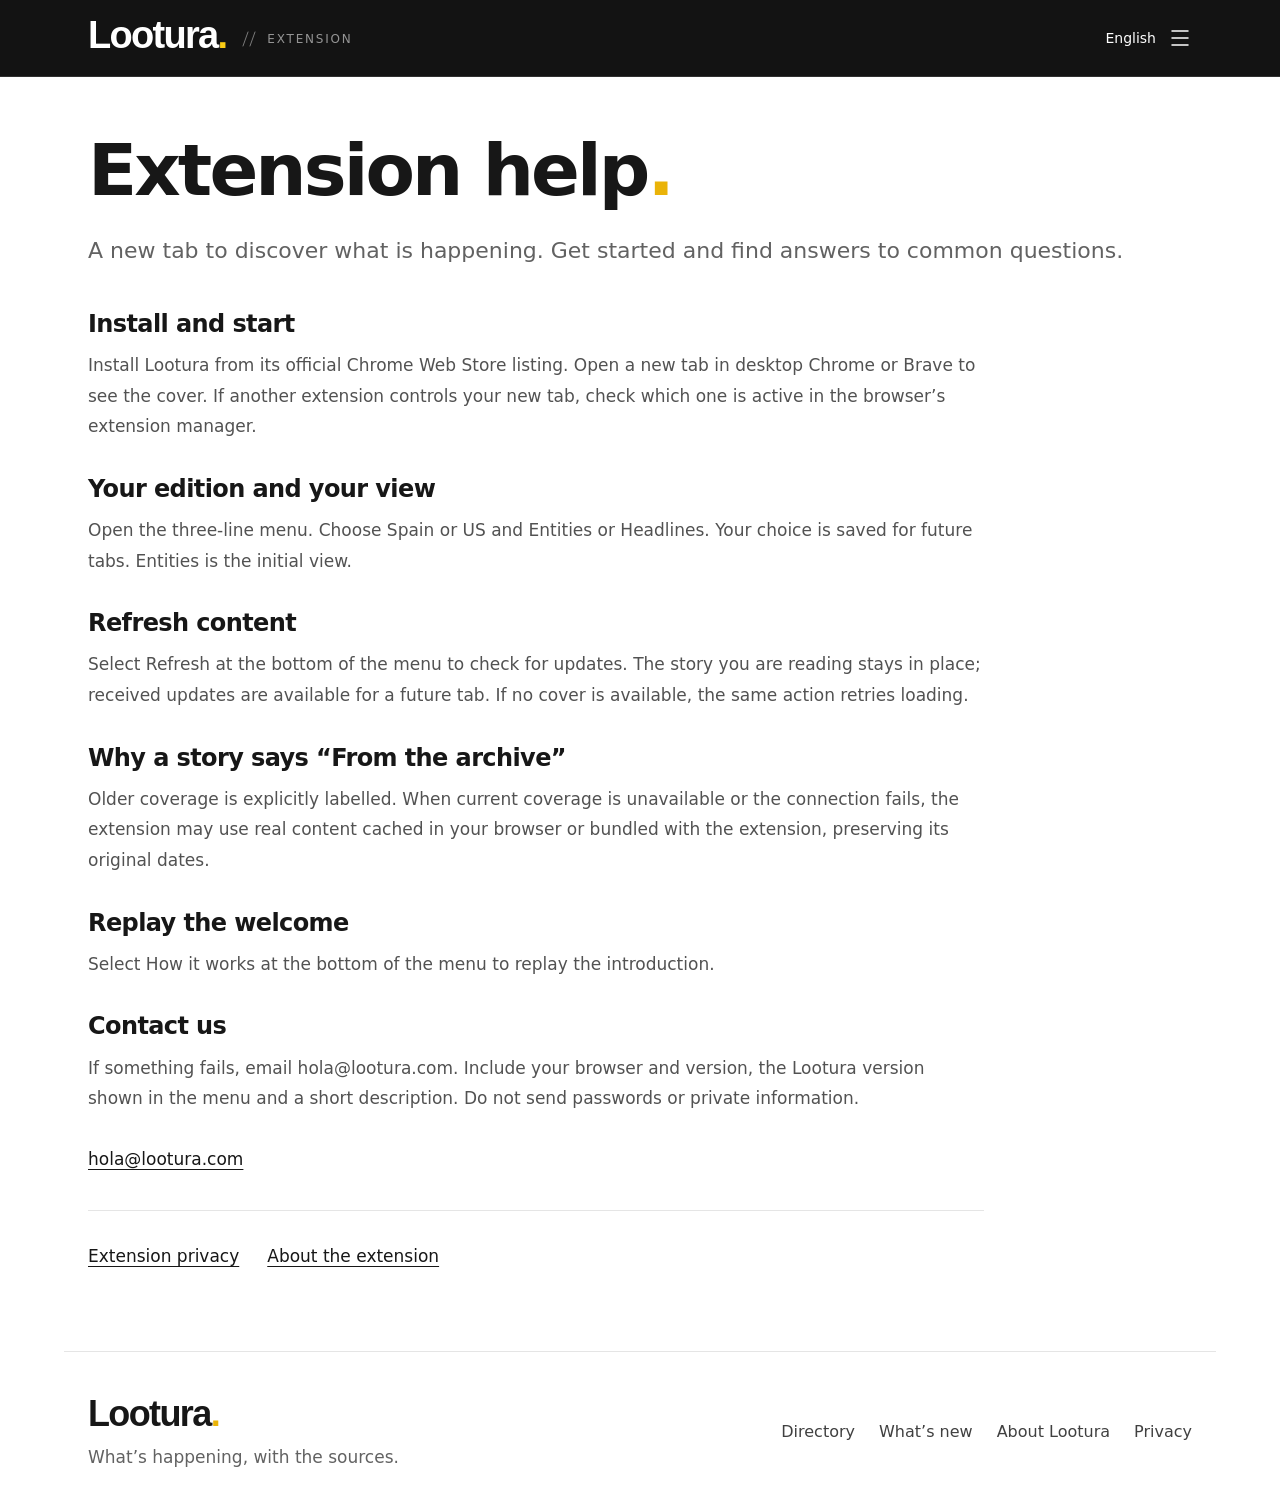
<file: es/support/index.html>
<!DOCTYPE html><html lang="es"> <head><meta charset="utf-8"><link rel="icon" href="/favicon.ico?v=4" sizes="any"><link rel="icon" type="image/png" sizes="48x48" href="/favicon-48.png?v=4"><link rel="icon" type="image/svg+xml" sizes="any" href="/favicon.svg?v=4"><link rel="apple-touch-icon" sizes="180x180" href="/apple-touch-icon.png"><meta name="viewport" content="width=device-width, initial-scale=1, viewport-fit=cover"><meta name="theme-color" content="#0a0a0a"><title>Ayuda con la extensión | Lootura</title><meta name="description" content="Una nueva pestaña para descubrir qué está pasando. Aquí tienes lo necesario para empezar y resolver las dudas más habituales."><meta name="robots" content="index,follow,max-image-preview:large"><link rel="canonical" href="https://extension.lootura.com/es/support/"><link rel="alternate" hreflang="es" href="https://extension.lootura.com/es/support/"><link rel="alternate" hreflang="en" href="https://extension.lootura.com/en/support/"><link rel="alternate" hreflang="x-default" href="https://extension.lootura.com/en/support/"><meta property="og:site_name" content="Lootura Extension"><meta property="og:type" content="website"><meta property="og:title" content="Ayuda con la extensión | Lootura"><meta property="og:description" content="Una nueva pestaña para descubrir qué está pasando. Aquí tienes lo necesario para empezar y resolver las dudas más habituales."><meta property="og:url" content="https://extension.lootura.com/es/support/"><meta property="og:image" content="https://extension.lootura.com/social-card.png"><meta property="og:locale" content="es_ES"><meta property="og:image:width" content="1200"><meta property="og:image:height" content="630"><meta property="og:image:alt" content="Lootura"><meta name="twitter:card" content="summary_large_image"><meta name="twitter:title" content="Ayuda con la extensión | Lootura"><meta name="twitter:description" content="Una nueva pestaña para descubrir qué está pasando. Aquí tienes lo necesario para empezar y resolver las dudas más habituales."><meta name="twitter:image" content="https://extension.lootura.com/social-card.png"><meta name="twitter:image:alt" content="Lootura"><script type="application/ld+json">{"@context":"https://schema.org","@graph":[{"@type":"WebSite","@id":"https://extension.lootura.com/#website","url":"https://extension.lootura.com/","name":"Lootura Extension","inLanguage":["es","en"]},{"@type":"WebPage","@id":"https://extension.lootura.com/es/support/#webpage","url":"https://extension.lootura.com/es/support/","name":"Ayuda con la extensión | Lootura","description":"Una nueva pestaña para descubrir qué está pasando. Aquí tienes lo necesario para empezar y resolver las dudas más habituales.","inLanguage":"es","isPartOf":{"@id":"https://extension.lootura.com/#website"}}]}</script><link rel="sitemap" type="application/xml" href="/sitemap.xml"><script>(function(){const locale = "es";
const section = "support";
const base = "/";

 const requestedLanguage=new URLSearchParams(location.search).get('lang');
 let savedLanguage;
 try{
  if(['es','en'].includes(requestedLanguage))localStorage.setItem('lootura.extension.language',requestedLanguage);
  savedLanguage=localStorage.getItem('lootura.extension.language');
 }catch{}
 const browserLanguage=(navigator.languages?.length?navigator.languages:[navigator.language]).some(language=>/^es(-|$)/i.test(language));
 const preferredLanguage=['es','en'].includes(requestedLanguage)?requestedLanguage:['es','en'].includes(savedLanguage)?savedLanguage:browserLanguage?'es':'en';
 if(preferredLanguage!==locale||location.pathname===base){
  const destination=new URL(`${base}${preferredLanguage}/${section==='home'?'':section+'/'}`,location.href);
  destination.search=location.search;destination.hash=location.hash;
  location.replace(destination.href);
 }
})();</script><style>.collection[data-astro-cid-n53wfoke]{max-width:1152px;padding:calc(var(--lootura-header-height,80px) + 56px) 24px 24px;margin:auto}.collection[data-astro-cid-n53wfoke]>header[data-astro-cid-n53wfoke]{margin-bottom:40px}.collection[data-astro-cid-n53wfoke] h1[data-astro-cid-n53wfoke]{letter-spacing:-.04em;font-size:clamp(40px,6vw,72px);font-weight:600;line-height:1.05}.collection[data-astro-cid-n53wfoke] h1[data-astro-cid-n53wfoke]>span[data-astro-cid-n53wfoke]{color:#eab308}.collection[data-astro-cid-n53wfoke]>header[data-astro-cid-n53wfoke] p[data-astro-cid-n53wfoke]{color:#626262;margin-top:24px;font-size:clamp(18px,2vw,22px);line-height:1.65}@media (width<=639px){.collection[data-astro-cid-n53wfoke]{padding-left:20px;padding-right:20px;padding-top:calc(var(--lootura-header-height,80px) + 32px)}}.help-content[data-astro-cid-jvt6ft6v]{color:#525252;max-width:896px;font-size:17px;line-height:1.8}.help-content[data-astro-cid-jvt6ft6v] section[data-astro-cid-jvt6ft6v]+section[data-astro-cid-jvt6ft6v]{margin-top:32px}.help-content[data-astro-cid-jvt6ft6v] h2[data-astro-cid-jvt6ft6v]{color:#171717;letter-spacing:-.025em;margin:0 0 10px;font-size:24px;font-weight:600;line-height:1.3}.help-content[data-astro-cid-jvt6ft6v] p[data-astro-cid-jvt6ft6v]{margin:0}.help-content[data-astro-cid-jvt6ft6v] a[data-astro-cid-jvt6ft6v]{text-underline-offset:4px;color:#171717;text-decoration:underline}.contact[data-astro-cid-jvt6ft6v]{align-items:center;min-height:44px;margin-top:24px;display:inline-flex}.help-content[data-astro-cid-jvt6ft6v] nav[data-astro-cid-jvt6ft6v]{border-top:1px solid #e5e5e5;flex-wrap:wrap;gap:12px 28px;margin-top:28px;padding-top:24px;display:flex}.help-content[data-astro-cid-jvt6ft6v] nav[data-astro-cid-jvt6ft6v] a[data-astro-cid-jvt6ft6v]{align-items:center;min-height:44px;display:inline-flex}
</style><link rel="stylesheet" href="/_astro/Footer.M6bx3MoQ.css"></head> <body> <header class="masthead solid" data-documentation-header data-astro-cid-nen7h5rs> <div class="header-inner" data-astro-cid-nen7h5rs> <a class="brand" href="/es/" aria-label="Lootura Extension" data-astro-cid-nen7h5rs><span class="brand-name" data-astro-cid-nen7h5rs>Lootura<span class="brand-dot" aria-hidden="true" data-astro-cid-nen7h5rs>.</span></span><span class="brand-section" data-astro-cid-nen7h5rs><svg class="brand-divider" width="16" height="18" viewBox="0 0 16 18" fill="none" stroke="currentColor" stroke-width="0.8" stroke-linecap="round" aria-hidden="true" data-astro-cid-nen7h5rs><path d="M2 16 7 2m2 14 5-14" data-astro-cid-nen7h5rs></path></svg><span data-astro-cid-nen7h5rs>EXTENSION</span></span></a> <button class="menu-trigger" aria-label="Abrir menú · Español" aria-controls="documentation-menu" aria-expanded="false" aria-haspopup="dialog" data-menu-open data-astro-cid-nen7h5rs><span data-astro-cid-nen7h5rs>Español</span><svg xmlns="http://www.w3.org/2000/svg" width="24" height="24" viewBox="0 0 24 24" fill="none" stroke="currentColor" stroke-width="1.5" stroke-linecap="round" stroke-linejoin="round" class="lucide lucide-menu" aria-hidden="true" data-astro-cid-nen7h5rs="true"> <path d="M4 5h16"></path><path d="M4 12h16"></path><path d="M4 19h16"></path>  </svg></button> <noscript><nav class="menu-fallback" data-astro-cid-nen7h5rs><a href="/es/support/?lang=es" lang="es" data-astro-cid-nen7h5rs>Español</a><a href="/en/support/?lang=en" lang="en" data-astro-cid-nen7h5rs>English</a><a href="/es/support/" data-astro-cid-nen7h5rs>Ayuda</a><a href="/es/privacy/" data-astro-cid-nen7h5rs>Privacidad</a></nav></noscript> </div> </header> <dialog id="documentation-menu" class="sidebar" aria-labelledby="menu-title" data-astro-cid-nen7h5rs> <div class="sidebar-heading" data-astro-cid-nen7h5rs><h2 id="menu-title" data-astro-cid-nen7h5rs>Explorar</h2><button class="menu-close" aria-label="Cerrar menú" data-menu-close data-astro-cid-nen7h5rs><svg xmlns="http://www.w3.org/2000/svg" width="24" height="24" viewBox="0 0 24 24" fill="none" stroke="currentColor" stroke-width="1.5" stroke-linecap="round" stroke-linejoin="round" class="lucide lucide-x" aria-hidden="true" data-astro-cid-nen7h5rs="true"> <path d="M18 6 6 18"></path><path d="m6 6 12 12"></path>  </svg></button></div> <section class="sidebar-language" aria-labelledby="language-title" data-astro-cid-nen7h5rs><h3 id="language-title" data-astro-cid-nen7h5rs>Idioma</h3><nav class="extension-language" aria-label="Idioma de la página" data-extension-language data-astro-cid-ejhwj6wf> <a href="/es/support/?lang=es" lang="es" hreflang="es" aria-label="Español" title="Español" aria-current="page" data-astro-cid-ejhwj6wf><span class="language-dot" aria-hidden="true" data-astro-cid-ejhwj6wf></span><span data-astro-cid-ejhwj6wf>Español</span></a><a href="/en/support/?lang=en" lang="en" hreflang="en" aria-label="English" title="English" data-astro-cid-ejhwj6wf><span class="language-dot" aria-hidden="true" data-astro-cid-ejhwj6wf></span><span data-astro-cid-ejhwj6wf>English</span></a> </nav><script type="module">for(let e of document.querySelectorAll(`[data-extension-language]`)){let t=()=>{for(let t of e.querySelectorAll(`a`))t.hash=location.hash};t(),window.addEventListener(`hashchange`,t);for(let t of e.querySelectorAll(`a`))t.addEventListener(`click`,()=>{try{localStorage.setItem(`lootura.extension.language`,t.lang)}catch{}})}</script></section> <nav class="sidebar-links" aria-label="Información" data-astro-cid-nen7h5rs> <a href="/es/support/" aria-current="page" data-astro-cid-nen7h5rs><svg xmlns="http://www.w3.org/2000/svg" width="22" height="22" viewBox="0 0 24 24" fill="none" stroke="currentColor" stroke-width="1.5" stroke-linecap="round" stroke-linejoin="round" class="lucide lucide-circle-question-mark lucide-help-circle lucide-circle-help" aria-hidden="true" data-astro-cid-nen7h5rs="true"> <circle cx="12" cy="12" r="10"></circle><path d="M9.09 9a3 3 0 0 1 5.83 1c0 2-3 3-3 3"></path><path d="M12 17h.01"></path>  </svg>Ayuda</a> <a href="/es/privacy/" data-astro-cid-nen7h5rs><svg xmlns="http://www.w3.org/2000/svg" width="22" height="22" viewBox="0 0 24 24" fill="none" stroke="currentColor" stroke-width="1.5" stroke-linecap="round" stroke-linejoin="round" class="lucide lucide-shield-check" aria-hidden="true" data-astro-cid-nen7h5rs="true"> <path d="M20 13c0 5-3.5 7.5-7.66 8.95a1 1 0 0 1-.67-.01C7.5 20.5 4 18 4 13V6a1 1 0 0 1 1-1c2 0 4.5-1.2 6.24-2.72a1.17 1.17 0 0 1 1.52 0C14.51 3.81 17 5 19 5a1 1 0 0 1 1 1z"></path><path d="m9 12 2 2 4-4"></path>  </svg>Privacidad</a> </nav> </dialog><script type="module">var e=document.querySelector(`#documentation-menu`),t=document.querySelector(`[data-menu-open]`);e&&t&&(t.addEventListener(`click`,()=>{e.showModal(),t.setAttribute(`aria-expanded`,`true`)}),e.querySelector(`[data-menu-close]`)?.addEventListener(`click`,()=>e.close()),e.addEventListener(`click`,t=>{if(t.target===e){let n=e.getBoundingClientRect();(t.clientX<n.left||t.clientX>n.right||t.clientY<n.top||t.clientY>n.bottom)&&e.close()}}),e.addEventListener(`close`,()=>{t.setAttribute(`aria-expanded`,`false`),t.focus({preventScroll:!0})}));var n=document.querySelector(`[data-documentation-header]`);if(n){let e=()=>document.documentElement.style.setProperty(`--lootura-header-height`,`${Math.ceil(n.getBoundingClientRect().height)}px`);e(),new ResizeObserver(e).observe(n);let t=()=>n.classList.toggle(`is-scrolled`,scrollY>16);t(),window.addEventListener(`scroll`,t,{passive:!0})}</script> <main class="collection" data-astro-cid-n53wfoke> <header data-astro-cid-n53wfoke><h1 data-astro-cid-n53wfoke>Ayuda con la extensión<span data-astro-cid-n53wfoke>.</span></h1><p data-astro-cid-n53wfoke>Una nueva pestaña para descubrir qué está pasando. Aquí tienes lo necesario para empezar y resolver las dudas más habituales.</p></header>  <div class="help-content" data-astro-cid-jvt6ft6v> <section data-astro-cid-jvt6ft6v><h2 data-astro-cid-jvt6ft6v>Instalar y empezar</h2><p data-astro-cid-jvt6ft6v>Instala Lootura desde su ficha oficial en Chrome Web Store. En Chrome o Brave de escritorio, abre una pestaña nueva para ver la portada. Si otra extensión controla la nueva pestaña, revisa cuál está activa en el gestor de extensiones del navegador.</p></section><section data-astro-cid-jvt6ft6v><h2 data-astro-cid-jvt6ft6v>Tu edición y tu pestaña</h2><p data-astro-cid-jvt6ft6v>Abre el menú de las tres rayas. Elige España o USA y el modo Entidades o Titulares. La selección se guarda para las próximas pestañas. Entidades es el modo inicial.</p></section><section data-astro-cid-jvt6ft6v><h2 data-astro-cid-jvt6ft6v>Actualizar los contenidos</h2><p data-astro-cid-jvt6ft6v>En el menú, pulsa Actualizar para buscar nuevos contenidos. La noticia que estás leyendo se mantiene; las novedades recibidas quedan disponibles para una próxima pestaña. Si no hay portada, la misma acción permite reintentar la carga.</p></section><section data-astro-cid-jvt6ft6v><h2 data-astro-cid-jvt6ft6v>Por qué aparece «Del archivo»</h2><p data-astro-cid-jvt6ft6v>La extensión identifica expresamente las noticias anteriores. Si falta actualidad o la conexión falla, puede utilizar contenidos reales guardados en el navegador o incluidos con la extensión, conservando sus fechas originales.</p></section><section data-astro-cid-jvt6ft6v><h2 data-astro-cid-jvt6ft6v>Volver a ver la bienvenida</h2><p data-astro-cid-jvt6ft6v>En la parte inferior del menú, pulsa Cómo funciona para repetir la introducción.</p></section><section data-astro-cid-jvt6ft6v><h2 data-astro-cid-jvt6ft6v>Escríbenos</h2><p data-astro-cid-jvt6ft6v>Si algo falla, escribe a hola@lootura.com. Incluye el navegador y su versión, la versión de Lootura que aparece en el menú y una breve explicación. No envíes contraseñas ni datos privados.</p></section> <a class="contact" href="mailto:hola@lootura.com" data-astro-cid-jvt6ft6v>hola@lootura.com</a> <nav aria-label="Más información" data-astro-cid-jvt6ft6v><a href="/es/privacy/" data-astro-cid-jvt6ft6v>Privacidad de la extensión</a><a href="/es/" data-astro-cid-jvt6ft6v>Conoce la extensión</a></nav> </div>  </main> <footer class="site-footer" data-astro-cid-jo6i4kqk> <div class="footer-identity" data-astro-cid-jo6i4kqk><a class="footer-brand" href="https://lootura.com/es/" aria-label="Lootura" data-astro-cid-jo6i4kqk>Lootura<span aria-hidden="true" data-astro-cid-jo6i4kqk>.</span></a><p data-astro-cid-jo6i4kqk>Lo que pasa, con sus fuentes.</p></div> <nav aria-label="Navegación del pie de página" data-astro-cid-jo6i4kqk><a href="https://lootura.com/es/entities/" data-astro-cid-jo6i4kqk>Directorio</a><a href="https://lootura.com/es/updates/" data-astro-cid-jo6i4kqk>Novedades</a><a href="https://lootura.com/es/about/" data-astro-cid-jo6i4kqk>Sobre Lootura</a><a href="/es/privacy/" data-astro-cid-jo6i4kqk>Privacidad</a></nav> </footer> </body> </html>
</file>
<file: _astro/Footer.M6bx3MoQ.css>
*,:before,:after{box-sizing:border-box}html{scroll-behavior:smooth}body{color:#171717;-webkit-font-smoothing:antialiased;background:#fff;margin:0;font-family:Inter,ui-sans-serif,system-ui,-apple-system,BlinkMacSystemFont,Segoe UI,sans-serif}h1,h2,h3,p,figure,blockquote,ol,ul{margin:0;padding:0}a{color:inherit;text-decoration:none}button,input,select{font:inherit}button{cursor:pointer}img,svg{display:block}[hidden]{display:none!important}a:focus-visible,button:focus-visible{outline-offset:4px;outline:2px solid #a16207}@media (prefers-reduced-motion:reduce){html{scroll-behavior:auto}}.extension-language[data-astro-cid-ejhwj6wf]{gap:10px;display:flex}.extension-language[data-astro-cid-ejhwj6wf] a[data-astro-cid-ejhwj6wf]{color:#737373;border:1px solid #e5e5e5;border-radius:10px;flex:1;justify-content:center;align-items:center;gap:9px;min-height:52px;padding:12px;font-size:15px;text-decoration:none;display:flex}.extension-language[data-astro-cid-ejhwj6wf] a[data-astro-cid-ejhwj6wf]:hover{background:#fafafa}.extension-language[data-astro-cid-ejhwj6wf] a[data-astro-cid-ejhwj6wf][aria-current=page]{color:#171717;background:#f5f5f5;border-color:#d4d4d4;font-weight:600}.language-dot[data-astro-cid-ejhwj6wf]{background:#d4d4d4;border-radius:50%;width:6px;height:6px}.extension-language[data-astro-cid-ejhwj6wf] a[data-astro-cid-ejhwj6wf][aria-current=page] .language-dot[data-astro-cid-ejhwj6wf]{background:#eab308}.masthead[data-astro-cid-nen7h5rs]{z-index:40;backdrop-filter:blur(12px);background:#0a0a0a3d;border-bottom:1px solid #ffffff1f;position:fixed;inset:0 0 auto}.masthead[data-astro-cid-nen7h5rs].solid,.masthead[data-astro-cid-nen7h5rs].is-scrolled{background:#0a0a0af5}.header-inner[data-astro-cid-nen7h5rs]{justify-content:space-between;align-items:center;gap:24px;max-width:1152px;margin:auto;padding:16px 24px;display:flex}.brand[data-astro-cid-nen7h5rs]{color:#fff;white-space:nowrap;align-items:baseline;gap:15px;min-height:44px;display:inline-flex}.brand-name[data-astro-cid-nen7h5rs]{letter-spacing:-.045em;font-family:Arial,Helvetica,sans-serif;font-size:38px;font-weight:800;line-height:1}.brand-dot[data-astro-cid-nen7h5rs]{color:#facc15}.brand-section[data-astro-cid-nen7h5rs]{letter-spacing:.15em;color:#ffffff8c;align-items:center;gap:10px;font-size:12px;font-weight:400;display:inline-flex}.brand-divider[data-astro-cid-nen7h5rs]{flex-shrink:0}.brand[data-astro-cid-nen7h5rs]:focus-visible{outline-color:#fde68a}.menu-trigger[data-astro-cid-nen7h5rs],.menu-close[data-astro-cid-nen7h5rs]{color:#fff;min-height:44px;font:inherit;background:0 0;border:0;justify-content:center;align-items:center;gap:12px;padding:8px 0;font-size:14px;display:inline-flex}.sidebar[data-astro-cid-nen7h5rs]{color:#171717;background:#fff;border:0;width:min(420px,100%);max-width:100%;height:100dvh;max-height:100dvh;margin:0;padding:32px;position:fixed;inset:0 0 0 auto;overflow-y:auto}.sidebar[data-astro-cid-nen7h5rs]::backdrop{backdrop-filter:blur(3px);background:#0000008c}html:has(#documentation-menu[open]){overflow:hidden}.sidebar-heading[data-astro-cid-nen7h5rs]{justify-content:space-between;align-items:center;gap:24px;margin-bottom:40px;display:flex}.sidebar-heading[data-astro-cid-nen7h5rs] h2[data-astro-cid-nen7h5rs]{letter-spacing:-.04em;margin:0;font-size:34px}.menu-close[data-astro-cid-nen7h5rs]{color:#525252;border-radius:50%;width:44px}.menu-close[data-astro-cid-nen7h5rs]:hover{background:#f5f5f5}.sidebar-language[data-astro-cid-nen7h5rs] h3[data-astro-cid-nen7h5rs]{color:#737373;letter-spacing:.12em;text-transform:uppercase;margin:0 0 14px;font-size:12px}.sidebar-links[data-astro-cid-nen7h5rs]{border-top:1px solid #e5e5e5;gap:4px;margin-top:32px;padding-top:24px;display:grid}.sidebar-links[data-astro-cid-nen7h5rs] a[data-astro-cid-nen7h5rs]{border-radius:10px;align-items:center;gap:14px;min-height:56px;padding:12px;font-size:18px;text-decoration:none;display:flex}.sidebar-links[data-astro-cid-nen7h5rs] a[data-astro-cid-nen7h5rs]:hover,.sidebar-links[data-astro-cid-nen7h5rs] a[data-astro-cid-nen7h5rs][aria-current]{background:#f5f5f5}.sidebar-links[data-astro-cid-nen7h5rs] svg[data-astro-cid-nen7h5rs]{color:#737373}.menu-fallback[data-astro-cid-nen7h5rs]{color:#fff;flex-wrap:wrap;align-items:center;gap:16px;display:flex}.header-inner[data-astro-cid-nen7h5rs]:has(.menu-fallback){flex-wrap:wrap}.header-inner[data-astro-cid-nen7h5rs]:has(.menu-fallback) .menu-trigger[data-astro-cid-nen7h5rs]{display:none}@media (width<=639px){.header-inner[data-astro-cid-nen7h5rs]{gap:8px;padding:16px}.brand[data-astro-cid-nen7h5rs]{gap:8px}.brand-name[data-astro-cid-nen7h5rs]{font-size:28px}.brand-section[data-astro-cid-nen7h5rs]{letter-spacing:.1em;gap:6px;font-size:9px}.brand-divider[data-astro-cid-nen7h5rs]{width:12px;height:14px}}.site-footer[data-astro-cid-jo6i4kqk]{max-width:1152px;padding:32px 16px max(28px,calc(env(safe-area-inset-bottom) + 20px));color:#171717;background:#fff;border-top:1px solid #e5e5e5;flex-direction:column;gap:24px;margin:48px auto 0;font-family:Inter,ui-sans-serif,system-ui,-apple-system,BlinkMacSystemFont,Segoe UI,sans-serif;display:flex}.footer-brand[data-astro-cid-jo6i4kqk]{color:#171717;letter-spacing:-.045em;align-items:center;min-height:44px;font-family:Arial,Helvetica,sans-serif;font-size:32px;font-weight:800;line-height:1;text-decoration:none;display:inline-flex}.footer-brand[data-astro-cid-jo6i4kqk] span[data-astro-cid-jo6i4kqk]{color:#eab308}.footer-identity[data-astro-cid-jo6i4kqk] p[data-astro-cid-jo6i4kqk]{color:#626262;margin-top:8px;font-size:16px;line-height:1.6}.breaking[data-astro-cid-jo6i4kqk] .footer-brand[data-astro-cid-jo6i4kqk] span[data-astro-cid-jo6i4kqk]{color:#dc2626}nav[data-astro-cid-jo6i4kqk]{flex-wrap:wrap;gap:12px 24px;display:flex}nav[data-astro-cid-jo6i4kqk] a[data-astro-cid-jo6i4kqk]{color:#404040;align-items:center;min-height:44px;font-size:16px;font-weight:500;text-decoration:none;display:inline-flex}nav[data-astro-cid-jo6i4kqk] a[data-astro-cid-jo6i4kqk]:hover{text-underline-offset:4px;text-decoration:underline}a[data-astro-cid-jo6i4kqk]:focus-visible{outline-offset:4px;outline:2px solid #a16207}@media (width>=640px){.site-footer[data-astro-cid-jo6i4kqk]{padding:40px 24px max(32px,calc(env(safe-area-inset-bottom) + 24px));flex-direction:row;justify-content:space-between;align-items:center;gap:32px}.footer-brand[data-astro-cid-jo6i4kqk]{font-size:36px}.footer-identity[data-astro-cid-jo6i4kqk] p[data-astro-cid-jo6i4kqk]{font-size:17px}}
</file>
